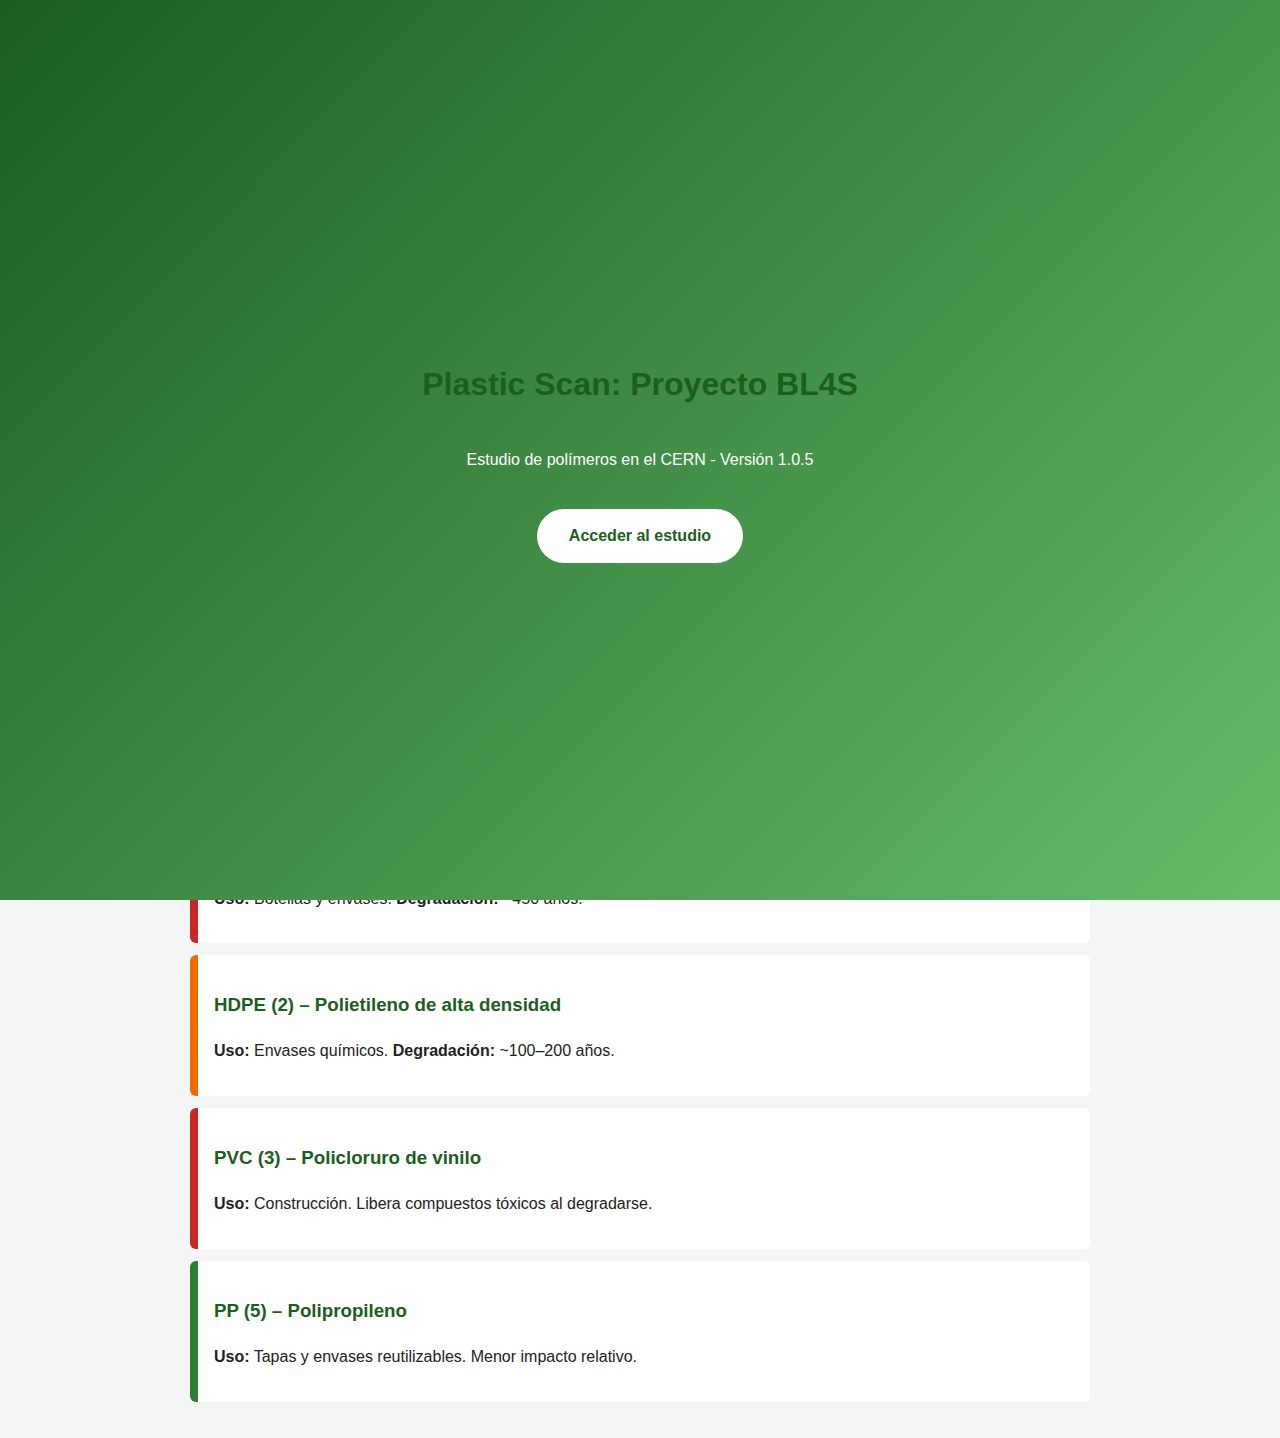
<file: index.html>
<!DOCTYPE html>
<html lang="es">
<head>
  <meta charset="UTF-8" />
  <meta name="viewport" content="width=device-width,initial-scale=1" />
  <title>PlasticScan - v1.2.7</title>

  <style>
    body { font-family: Arial, sans-serif; margin: 0; background: #f4f6f5; color: #222; line-height: 1.6; }
    input[type="checkbox"], input[type="radio"] { display: none; }

    /* Portal de Entrada */
    .portal {
      position: fixed; inset: 0; background: linear-gradient(135deg, #1b5e20, #66bb6a);
      color: white; display: flex; flex-direction: column; justify-content: center;
      align-items: center; text-align: center; padding: 30px; z-index: 200;
    }
    .boton-entrar { background: white; color: #1b5e20; padding: 14px 32px; border-radius: 30px; font-weight: bold; cursor: pointer; margin-top: 20px; display: inline-block; }
    #entrar:checked ~ .portal { display: none; }

    /* Layout Principal */
    .contenido { max-width: 900px; margin: auto; padding: 24px; position: relative; }
    h1, h2, h3 { color: #1b5e20; }

    .config-box {
      background: white; padding: 25px; border-radius: 12px;
      box-shadow: 0 4px 15px rgba(0,0,0,0.1); margin: 30px 0;
      border-top: 5px solid #1b5e20; position: relative;
    }

    /* CONTENEDOR DE MODALES (A la derecha de la caja) */
    .contenedor-modales {
      position: absolute; top: 0; left: 102%; 
      display: flex; flex-direction: column; gap: 10px; width: 300px; z-index: 150;
    }

    .modal-flotante {
      display: none; background: white; border: 2px solid #1b5e20;
      padding: 15px; border-radius: 10px; box-shadow: 0 4px 15px rgba(0,0,0,0.2);
    }

    /* Sliders y Selects */
    label { font-weight: bold; display: block; margin-top: 15px; }
    input[type="range"] { display: block; width: 100%; margin: 10px 0; cursor: pointer; }
    select { width: 100%; padding: 10px; margin-top: 5px; border-radius: 5px; border: 1px solid #ccc; }

    .btn-simular { background: #1b5e20; color: white; border: none; padding: 15px; width: 100%; border-radius: 8px; font-weight: bold; cursor: pointer; font-size: 1.1rem; margin-top: 20px; }
    #resultado-box { display: none; background: #e8f5e9; padding: 20px; border-radius: 8px; margin-top: 20px; text-align: center; border: 1px solid #c8e6c9; }

    /* Filtros y Plásticos */
    .filtros { display: flex; gap: 8px; flex-wrap: wrap; margin-bottom: 16px; }
    .filtros label { background: #ddd; padding: 8px 14px; border-radius: 20px; cursor: pointer; font-weight: 600; display: inline-block; }
    
    #todos:checked ~ .contenido label[for="todos"],
    #alta:checked ~ .contenido label[for="alta"],
    #media:checked ~ .contenido label[for="media"],
    #baja:checked ~ .contenido label[for="baja"] { background: #1b5e20; color: white; }

    .plastico { background: white; padding: 16px; margin: 12px 0; border-left: 8px solid gray; border-radius: 6px; }
    .alta { border-color: #c62828; } 
    .media { border-color: #ef6c00; } 
    .baja { border-color: #2e7d32; }

    #alta:checked ~ .contenido .plastico:not(.alta),
    #media:checked ~ .contenido .plastico:not(.media),
    #baja:checked ~ .contenido .plastico:not(.baja) { display: none; }
  </style>
</head>
<body>

<input type="checkbox" id="entrar">

<div class="portal">
  <h1>Plastic Scan: Proyecto BL4S</h1>
  <p>Estudio de polímeros en el CERN - Versión 1.0.5</p>
  <label for="entrar" class="boton-entrar">Acceder al estudio</label>
</div>

<input type="radio" name="filtro" id="todos" checked>
<input type="radio" name="filtro" id="alta">
<input type="radio" name="filtro" id="media">
<input type="radio" name="filtro" id="baja">

<div class="contenido">
  <h1>Introducción</h1>
  <p>Análisis de pureza de polímeros mediante la desviación de partículas cargadas al atravesar muestras de plástico.</p>

  <div class="config-box">
    <div style="position: absolute; top: 15px; right: 15px; display: flex; flex-direction: column; gap: 8px;">
      <button onclick="toggleElemento('modal-ayuda')" title="Guía" style="width: 35px; height: 35px; border-radius: 50%; background: #1b5e20; color: white; border: none; font-weight: bold; cursor: pointer;">?</button>
      <button onclick="toggleElemento('modal-formula')" title="Fórmula" style="width: 35px; height: 35px; border-radius: 8px; background: #1b5e20; color: white; border: none; font-weight: bold; cursor: pointer;">f(x)</button>
    </div>

    <div class="contenedor-modales">
      <div id="modal-ayuda" class="modal-flotante">
        <h4 style="margin:0 0 5px 0;">Guía Física</h4>
        <p style="font-size: 0.8rem; margin: 0;">
          A mayor <b>Energía (GeV)</b>, el haz es más "rígido" y se desvía menos. 
          El <b>PVC</b> tiene átomos de Cloro, lo que lo hace más dispersivo que el polietileno (HDPE).
        </p>
      </div>

      <div id="modal-formula" class="modal-flotante">
        <h4 style="margin:0 0 10px 0;">Ecuación en Tiempo Real</h4>
        <div style="font-family: serif; font-size: 1.1rem; background: #f9f9f9; padding: 10px; border-radius: 5px; text-align: center; border: 1px inset #ddd;">
          θ ≈ (13.6 / <b id="f-p" style="color: #c62828;">3000</b>) · √(<b id="f-x" style="color: #ef6c00;">0.20</b> / <b id="f-X0" style="color: #1565c0;">47.5</b>)
        </div>
        <div style="margin-top: 10px; font-size: 0.75rem; display: grid; grid-template-columns: 1fr 1fr; gap: 5px;">
          <div><span style="color: #c62828;">■</span> p: <span id="idx-p">3000</span> MeV</div>
          <div><span style="color: #ef6c00;">■</span> x: <span id="idx-x">0.20</span> cm</div>
          <div><span style="color: #1565c0;">■</span> X₀: <span id="idx-X0">47.5</span> cm</div>
          <div><span style="color: #666;">■</span> θ: <span id="idx-res">0.00</span> mrad</div>
        </div>
      </div>
    </div>

    <h2>🔬 Módulo 1: Simulador de Dispersión</h2>
    
    <label>Material de la muestra:</label>
    <select id="material">
      <option value="HDPE">HDPE (Polietileno  X₀=47.5)</option>
      <option value="PET">PET (Botellas  X₀=28.5)</option>
      <option value="PVC">PVC (Contaminante  X₀=15.8)</option>
    </select>

    <label>Energía del haz: <span id="momento-valor">3.0</span> GeV</label>
    <input type="range" id="momento" min="1" max="6" step="0.1" value="3.0">

    <label>Espesor de la muestra: <span id="espesor-valor">2.0</span> mm</label>
    <input type="range" id="espesor" min="0.5" max="5" step="0.1" value="2.0">
   <label style="display: inline-flex; align-items: center; gap: 10px; cursor: pointer; font-weight: normal; margin-bottom: 10px">
  <input type="checkbox" id="auto-recalculo" style="display: inline-block; width: auto;">
     <span>Activar auto-recalculo</span>
    </label>
    <button class="btn-simular" onclick="correrFisica()">▶ EJECUTAR SIMULACIÓN</button>

    <div id="resultado-box">
      <strong>Ángulo de Dispersión Estimado (θ):</strong><br>
      <span id="theta-val" style="font-size: 2.2rem; color: #1b5e20; font-weight:bold;">0.00</span> mrad
    </div>
  </div>

  <h2>Filtrar Plásticos por Impacto Ambiental</h2>
  <div class="filtros">
    <label for="todos">Todos</label>
    <label for="alta">Alta</label>
    <label for="media">Media</label>
    <label for="baja">Baja</label>
  </div>

  <div class="plastico alta">
    <h3>PET (1) – Polietileno tereftalato</h3>
    <p><strong>Uso:</strong> Botellas y envases. <strong>Degradación:</strong> ~450 años.</p>
  </div>
  <div class="plastico media">
    <h3>HDPE (2) – Polietileno de alta densidad</h3>
    <p><strong>Uso:</strong> Envases químicos. <strong>Degradación:</strong> ~100–200 años.</p>
  </div>
  <div class="plastico alta">
    <h3>PVC (3) – Policloruro de vinilo</h3>
    <p><strong>Uso:</strong> Construcción. Libera compuestos tóxicos al degradarse.</p>
  </div>
  <div class="plastico baja">
    <h3>PP (5) – Polipropileno</h3>
    <p><strong>Uso:</strong> Tapas y envases reutilizables. Menor impacto relativo.</p>
  </div>
</div>

<script>
  const MATERIALES = {
    HDPE: { X0: 47.5 }, 
    PET: { X0: 28.5 },  
    PVC: { X0: 15.8 }   
  };

  // Esta variable controla si ya se hizo click en simular al menos una vez
  let simulacionRealizada = false;

  function toggleElemento(id) {
    const el = document.getElementById(id);
    if(el) el.style.display = (el.style.display === 'none' || el.style.display === '') ? 'block' : 'none';
  }

  function detectarCambios() {
    // 1. Actualizamos los números en la interfaz principal (etiquetas de los sliders)
    document.getElementById('momento-valor').innerText = document.getElementById('momento').value;
    document.getElementById('espesor-valor').innerText = document.getElementById('espesor').value;
    const esAuto = document.getElementById('auto-recalculo').checked;
    if (esAuto) {
      correrFisica();
   
    } else if (simulacionRealizada) {
      const btn = document.querySelector('.btn-simular');
      btn.innerHTML = "🔄 RECALCULAR SIMULACIÓN";
      document.getElementById('idx-res').innerText = "---";
    }
    
    // 3. Siempre actualizamos la fórmula visual
    actualizarFormula();
  }

  function actualizarFormula() {
    const p_MeV = parseFloat(document.getElementById('momento').value) * 1000;
    const x_cm = parseFloat(document.getElementById('espesor').value) / 10;
    const matId = document.getElementById('material').value;
    const mat = MATERIALES[matId];

    document.getElementById('f-p').innerText = Math.round(p_MeV);
    document.getElementById('f-x').innerText = x_cm.toFixed(2);
    document.getElementById('f-X0').innerText = mat.X0;

    document.getElementById('idx-p').innerText = Math.round(p_MeV);
    document.getElementById('idx-x').innerText = x_cm.toFixed(2);
    document.getElementById('idx-X0').innerText = mat.X0;
  }

  document.getElementById('momento').addEventListener('input', detectarCambios);
  document.getElementById('espesor').addEventListener('input', detectarCambios);
  document.getElementById('material').addEventListener('change', detectarCambios);

  function correrFisica() {
    const p_GeV = parseFloat(document.getElementById('momento').value);
    const p_MeV = p_GeV * 1000;
    const espesor_mm = parseFloat(document.getElementById('espesor').value);
    const x_cm = espesor_mm / 10;
    const matId = document.getElementById('material').value;
    const mat = MATERIALES[matId];

    const x_sobre_X0 = x_cm / mat.X0;
    const theta_rad = (13.6 / p_MeV) * Math.sqrt(x_sobre_X0) * (1 + 0.038 * Math.log(x_sobre_X0));
    const theta_mrad = (theta_rad * 1000).toFixed(3);

    // Actualizamos el resultado y activamos la bandera de simulación realizada
    document.getElementById('theta-val').innerText = theta_mrad;
    document.getElementById('idx-res').innerText = theta_mrad;
    document.getElementById('resultado-box').style.display = 'block';
    
    simulacionRealizada = true;

    // Restauramos el texto original del botón
    const btn = document.querySelector('.btn-simular');
    btn.innerHTML = "▶ EJECUTAR SIMULACIÓN";
  }

  window.onload = function() {
    actualizarFormula();
    document.getElementById('resultado-box').style.display = 'none';
  };
</script>

</body>
</html>
</file>
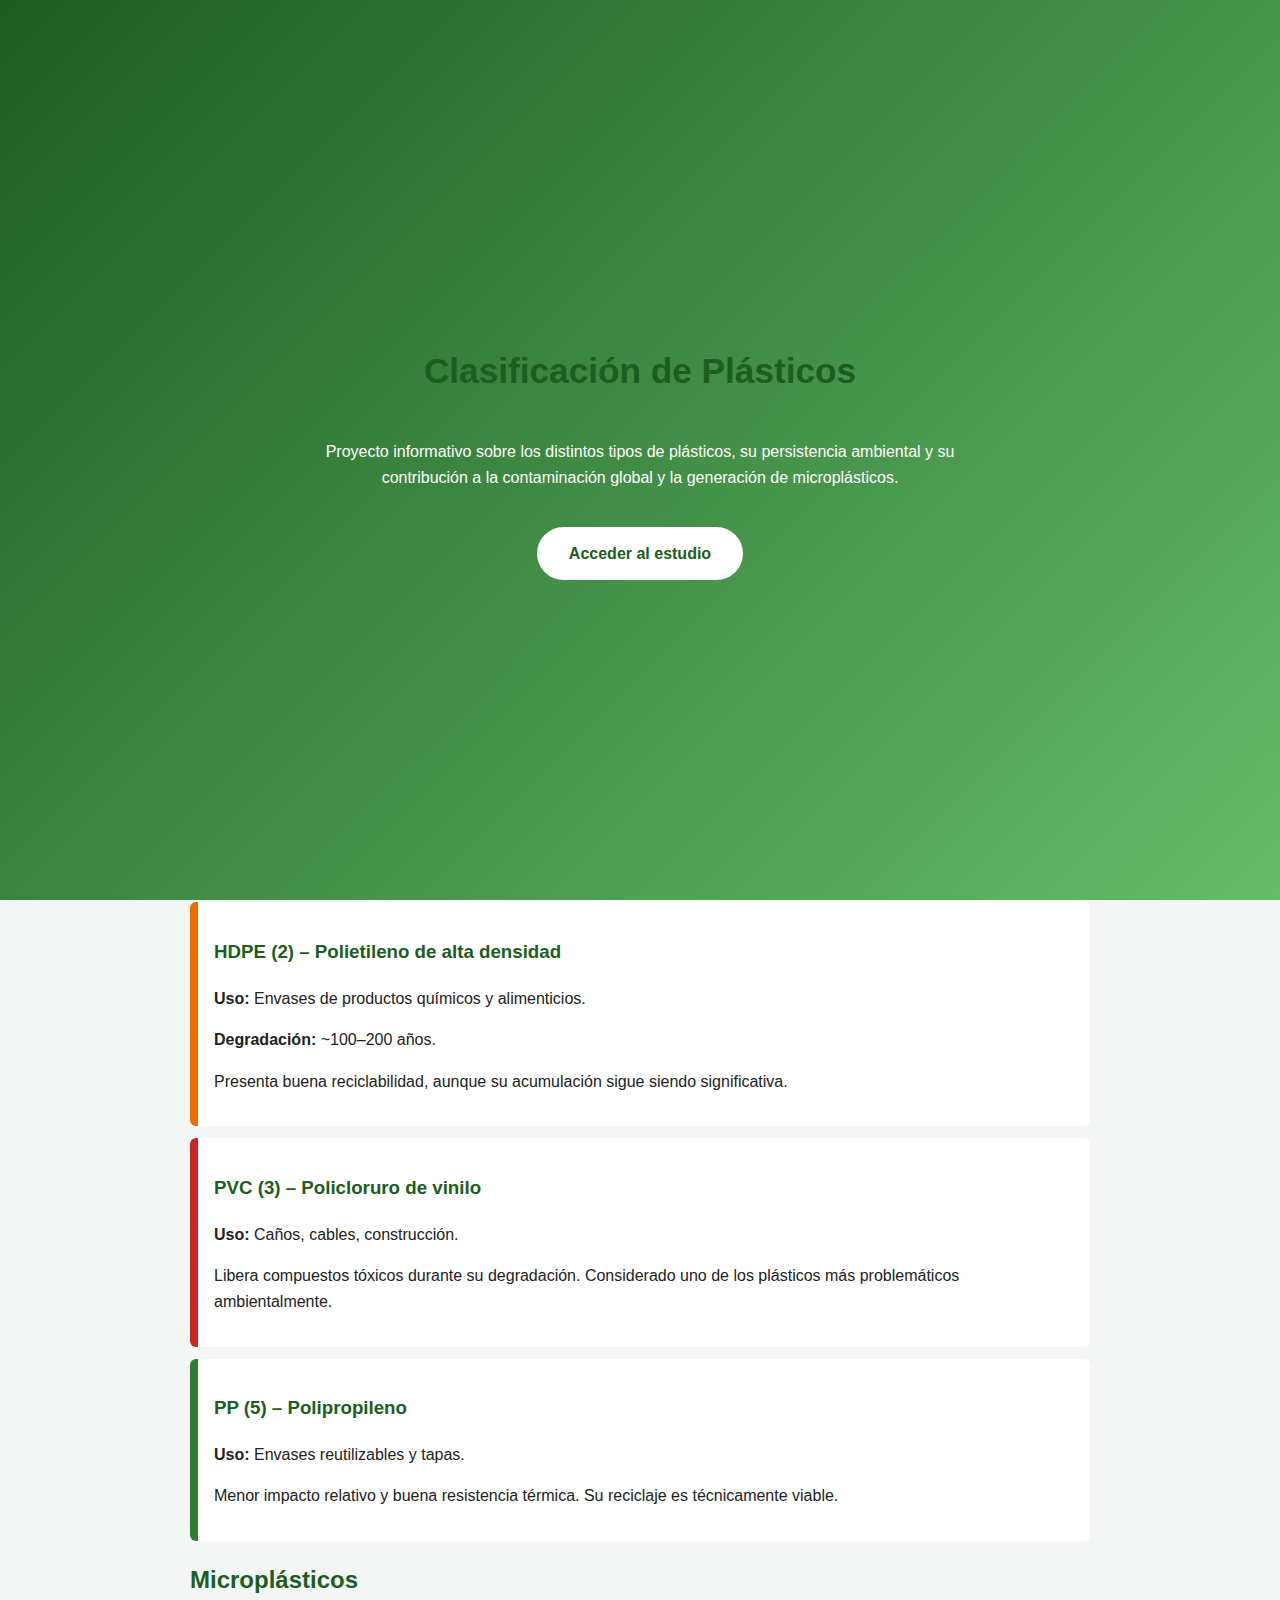
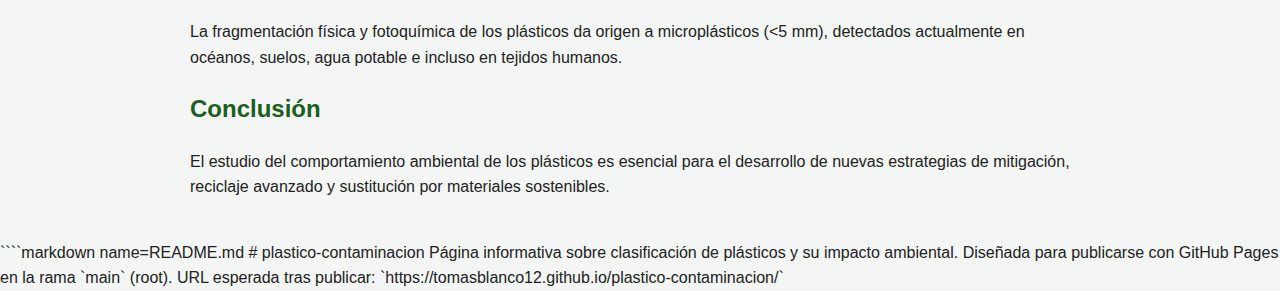
<file: index_Version4.html>
<!DOCTYPE html>
<html lang="es">
<head>
  <meta charset="UTF-8" />
  <meta name="viewport" content="width=device-width,initial-scale=1" />
  <title>Clasificación de Plásticos y Contaminación Ambiental</title>

  <style>
    body {
      font-family: Arial, sans-serif;
      margin: 0;
      background: #f4f6f5;
      color: #222;
      line-height: 1.6;
    }

    input { display: none; }

    /* PORTAL */
    .portal {
      position: fixed;
      inset: 0;
      background: linear-gradient(135deg, #1b5e20, #66bb6a);
      color: white;
      display: flex;
      flex-direction: column;
      justify-content: center;
      align-items: center;
      text-align: center;
      padding: 30px;
      z-index: 10;
    }

    .portal h1 { font-size: 2.2rem; }
    .portal p { max-width: 700px; }

    .boton {
      background: white;
      color: #1b5e20;
      padding: 14px 32px;
      border-radius: 30px;
      font-weight: bold;
      cursor: pointer;
      margin-top: 20px;
    }

    #entrar:checked ~ .portal { display: none; }

    /* CONTENIDO */
    .contenido {
      max-width: 900px;
      margin: auto;
      padding: 24px;
    }

    h1, h2, h3 { color: #1b5e20; }

    .filtros {
      display: flex;
      gap: 8px;
      flex-wrap: wrap;
      margin-bottom: 16px;
    }

    .filtros label {
      background: #ddd;
      padding: 8px 14px;
      border-radius: 20px;
      cursor: pointer;
      font-weight: 600;
    }

    #todos:checked ~ .contenido label[for="todos"],
    #alta:checked  ~ .contenido label[for="alta"],
    #media:checked ~ .contenido label[for="media"],
    #baja:checked  ~ .contenido label[for="baja"] {
      background: #1b5e20;
      color: white;
    }

    .plastico {
      background: white;
      padding: 16px;
      margin: 12px 0;
      border-left: 8px solid gray;
      border-radius: 6px;
    }

    .alta  { border-color: #c62828; }
    .media { border-color: #ef6c00; }
    .baja  { border-color: #2e7d32; }

    #alta:checked  ~ .contenido .plastico:not(.alta),
    #media:checked ~ .contenido .plastico:not(.media),
    #baja:checked  ~ .contenido .plastico:not(.baja) {
      display: none;
    }

    #todos:checked ~ .contenido .plastico { display: block; }
  </style>
</head>

<body>

<input type="checkbox" id="entrar">
<section id="simulador-seccion" class="config-box" style="background: white; padding: 20px; border-radius: 10px; border: 2px solid #1b5e20; margin-bottom: 30px;">
    <h2>🔬 Simulador de Dispersión (Fórmula de Highland)</h2>
    
    <label style="display:block;">Energía de la partícula: <span id="v-energia">3.0</span> GeV</label>
    <input type="range" id="input-energia" min="1" max="6" step="0.1" value="3.0" style="display:block; width:100%; margin-bottom:15px;">

    <label style="display:block;">Tipo de Plástico:</label>
    <select id="input-material" style="width:100%; padding:10px; margin-bottom:15px;">
        <option value="HDPE">HDPE (Polietileno de alta densidad)</option>
        <option value="PET">PET (Botellas)</option>
        <option value="PVC">PVC (Cloruro de polivinilo)</option>
    </select>

    <button onclick="ejecutarSimulacion()" style="width:100%; padding:15px; background:#1b5e20; color:white; border:none; border-radius:5px; cursor:pointer; font-weight:bold;">
        EJECUTAR SIMULACIÓN
    </button>

    <div id="resultado-simulacion" style="margin-top:20px; padding:15px; background:#e8f5e9; display:none; border-radius:5px;">
        <strong>Ángulo de Dispersión calculado ($\theta$):</strong> 
        <span id="valor-theta" style="font-size:1.5rem; color:#1b5e20;">0</span> mrad
    </div>
</section>

<div class="portal">
  <h1>Clasificación de Plásticos</h1>
  <p>
    Proyecto informativo sobre los distintos tipos de plásticos, su persistencia
    ambiental y su contribución a la contaminación global y la generación de microplásticos.
  </p>
  <label for="entrar" class="boton">Acceder al estudio</label>
</div>

<input type="radio" name="filtro" id="todos" checked>
<input type="radio" name="filtro" id="alta">
<input type="radio" name="filtro" id="media">
<input type="radio" name="filtro" id="baja">

<div class="contenido">

<h1>Introducción</h1>
<p>
Los plásticos sintéticos constituyen uno de los materiales más utilizados en la sociedad moderna.
Su resistencia química y durabilidad, propiedades deseables desde el punto de vista industrial,
representan un problema crítico cuando se liberan al ambiente.
</p>

<h2>Filtrar por nivel de impacto ambiental</h2>
<div class="filtros">
  <label for="todos">Todos</label>
  <label for="alta">Alta</label>
  <label for="media">Media</label>
  <label for="baja">Baja</label>
</div>

<div class="plastico alta">
  <h3>PET (1) – Polietileno tereftalato</h3>
  <p><strong>Uso:</strong> Botellas y envases de bebidas.</p>
  <p><strong>Degradación:</strong> ~450 años.</p>
  <p>
    Alta presencia en residuos marinos. Su fragmentación genera microplásticos
    que ingresan a cadenas tróficas acuáticas.
  </p>
</div>

<div class="plastico media">
  <h3>HDPE (2) – Polietileno de alta densidad</h3>
  <p><strong>Uso:</strong> Envases de productos químicos y alimenticios.</p>
  <p><strong>Degradación:</strong> ~100–200 años.</p>
  <p>
    Presenta buena reciclabilidad, aunque su acumulación sigue siendo significativa.
  </p>
</div>

<div class="plastico alta">
  <h3>PVC (3) – Policloruro de vinilo</h3>
  <p><strong>Uso:</strong> Caños, cables, construcción.</p>
  <p>
    Libera compuestos tóxicos durante su degradación. Considerado uno de los plásticos
    más problemáticos ambientalmente.
  </p>
</div>

<div class="plastico baja">
  <h3>PP (5) – Polipropileno</h3>
  <p><strong>Uso:</strong> Envases reutilizables y tapas.</p>
  <p>
    Menor impacto relativo y buena resistencia térmica. Su reciclaje es técnicamente viable.
  </p>
</div>

<h2>Microplásticos</h2>
<p>
La fragmentación física y fotoquímica de los plásticos da origen a microplásticos
(&lt;5 mm), detectados actualmente en océanos, suelos, agua potable e incluso en tejidos humanos.
</p>

<h2>Conclusión</h2>
<p>
El estudio del comportamiento ambiental de los plásticos es esencial para el desarrollo
de nuevas estrategias de mitigación, reciclaje avanzado y sustitución por materiales sostenibles.
</p>

</div>
<script>
    // Datos físicos del documento [cite: 138, 141]
    const MATERIALES = {
        HDPE: { X0: 47.5, masa: 0.511 }, // Electrón de prueba
        PET: { X0: 28.5, masa: 0.511 },
        PVC: { X0: 15.8, masa: 0.511 }
    };

    // Actualizar texto del slider
    document.getElementById('input-energia').addEventListener('input', function() {
        document.getElementById('v-energia').innerText = this.value;
    });

    function ejecutarSimulacion() {
        const p = parseFloat(document.getElementById('input-energia').value) * 1000; // a MeV
        const material = MATERIALES[document.getElementById('input-material').value];
        const x_cm = 0.2; // Espesor fijo de 2mm para el ejemplo [cite: 144]
        
        const x_sobre_X0 = x_cm / material.X0;
        
        // Fórmula de Highland simplificada [cite: 147]
        const theta = (13.6 / p) * Math.sqrt(x_sobre_X0) * (1 + 0.038 * Math.log(x_sobre_X0));
        
        const resultadoDiv = document.getElementById('resultado-simulacion');
        const valorTheta = document.getElementById('valor-theta');
        
        valorTheta.innerText = (theta * 1000).toFixed(4); // Convertir a mrad [cite: 148]
        resultadoDiv.style.display = 'block';
    }
</script>

</body>
</html>
````markdown name=README.md
# plastico-contaminacion

Página informativa sobre clasificación de plásticos y su impacto ambiental.  
Diseñada para publicarse con GitHub Pages en la rama `main` (root).

URL esperada tras publicar: `https://tomasblanco12.github.io/plastico-contaminacion/`
</file>
